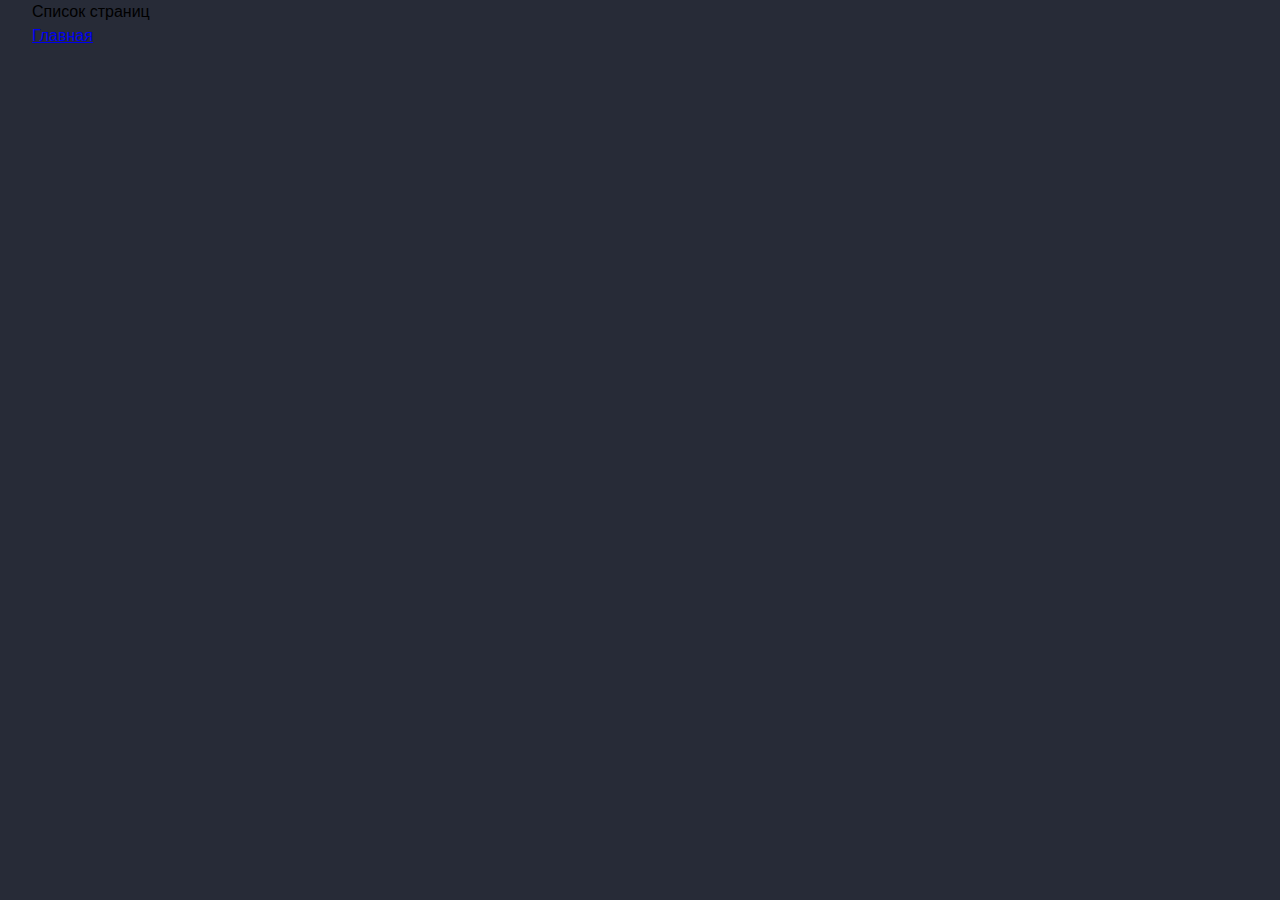
<file: index.html>
<!DOCTYPE html>
<html lang="ru">

<head>
    <meta charset="utf-8">
    <meta http-equiv="x-ua-compatible" content="ie=edge">
    <meta name="viewport" content="width=device-width, initial-scale=1, shrink-to-fit=no">
    <meta name="format-detection" content="telephone=no">

    <title>Список страниц</title>

    <link rel="stylesheet" href="./assets/css/main.css">

    <link rel="apple-touch-icon" sizes="180x180" href="./assets/favicon/apple-touch-icon.png">
    <link rel="icon" type="image/png" sizes="32x32" href="./assets/favicon/favicon-32x32.png">
    <link rel="icon" type="image/png" sizes="16x16" href="./assets/favicon/favicon-16x16.png">
    <link rel="manifest" href="./assets/favicon/site.webmanifest">
    <link rel="mask-icon" href="./assets/favicon/safari-pinned-tab.svg" color="#737a7c">
    <meta name="msapplication-TileColor" content="#fff">
    <meta name="theme-color" content="#fff">
</head>

<body>
    <div class="site-wrapper">
        <!-- SITE HEADER -->
        <header class="site-header">
            <div class="container">
            </div>
        </header>
        <!-- /SITE HEADER -->

        <!-- SITE CONTENT -->
        <main class="site-content">
            <div class="container">
                <h1>Список страниц</h1>

                <ul>
                    <li>
                        <a href="main.html">Главная</a>
                    </li>
                </ul>
            </div>
        </main>
        <!-- /SITE CONTENT -->

        <!-- SITE FOOTER -->
        <footer class="site-footer">
            <div class="container">

            </div>
        </footer>
        <!-- /SITE FOOTER -->
    </div>

    <script src="./assets/js/vendor.js"></script>
    <script src="./assets/js/main.js"></script>

    <!-- SVG ICONS -->
    <div style="height: 0; position: absolute; visibility: hidden; width: 0;">
    </div>
    <!-- /SVG ICONS -->
</body>

</html>
</file>
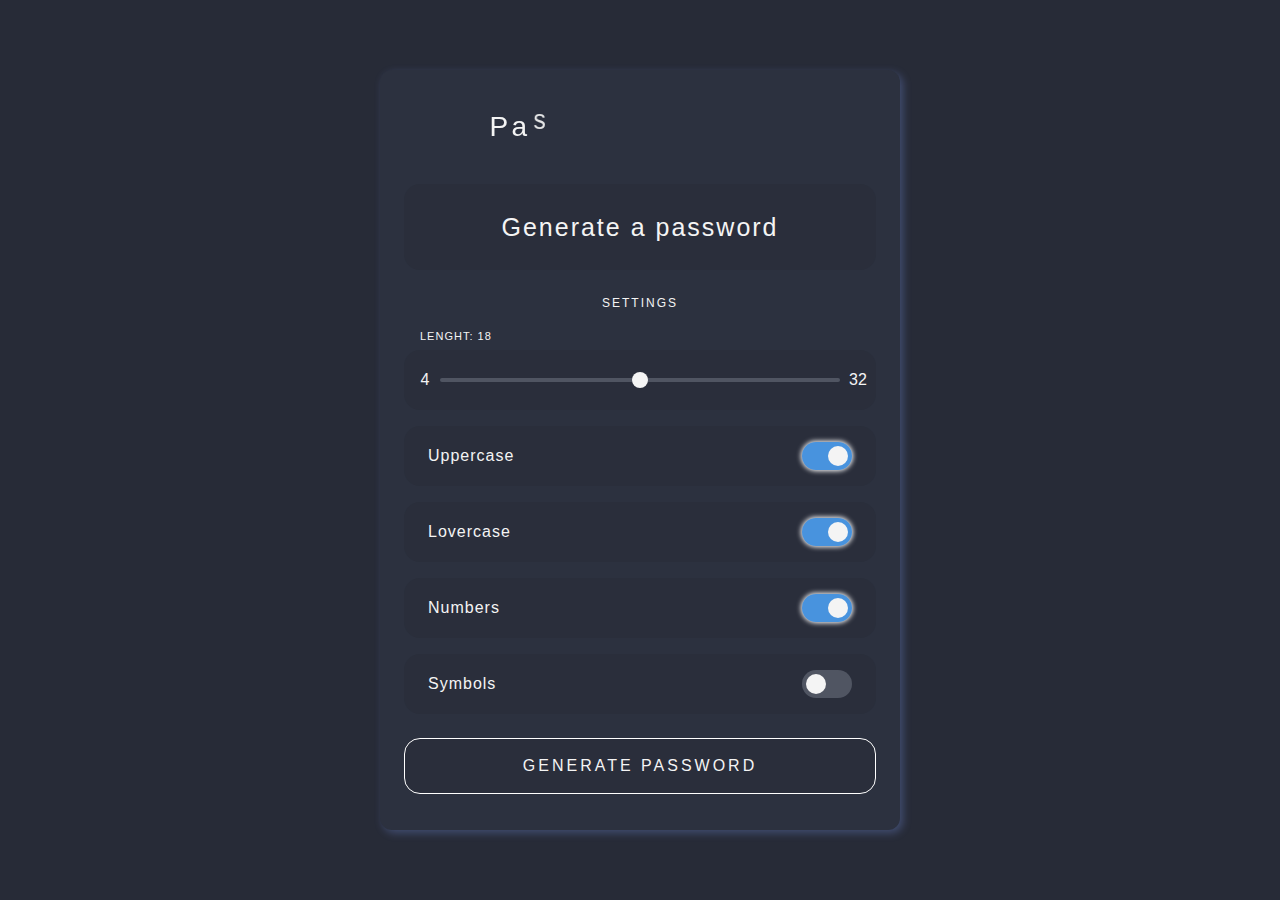
<file: main.html>
<!DOCTYPE html>
<html lang="ru">

<head>
    <meta charset="utf-8">
    <meta http-equiv="x-ua-compatible" content="ie=edge">
    <meta name="viewport" content="width=device-width, initial-scale=1, shrink-to-fit=no">
    <meta name="format-detection" content="telephone=no">

    <title>Password Generator
    </title>

    <link rel="stylesheet" href="./assets/css/main.css">

    <link rel="apple-touch-icon" sizes="180x180" href="./assets/favicon/apple-touch-icon.png">
    <link rel="icon" type="image/png" sizes="32x32" href="./assets/favicon/favicon-32x32.png">
    <link rel="icon" type="image/png" sizes="16x16" href="./assets/favicon/favicon-16x16.png">
    <link rel="manifest" href="./assets/favicon/site.webmanifest">
    <link rel="mask-icon" href="./assets/favicon/safari-pinned-tab.svg" color="#737a7c">
    <meta name="msapplication-TileColor" content="#fff">
    <meta name="theme-color" content="#fff">
</head>

<body>
    <div class="site-wrapper">
        <!-- SITE HEADER -->
        <header class="site-header">
            <div class="container">
            </div>
        </header>
        <!-- /SITE HEADER -->

        <!-- SITE CONTENT -->
        <main class="site-content">
            <section class="section generator">
                <div class="container">
                    <div class="generator__wrap">
                        <div class="generator__box js-generator">
                            <h3 class="generator__title">Password Generator</h3>
                            <div class="generator__content">
                                <div class="generator__head">
                                    <div class="generator__result js-result">Generate a password</div>
                                    <div class="generator__copy-info">Copied</div>
                                </div>
                                <div class="generator__settings">
                                    <p class="generator__settings-title">Settings</p>
                                    <div>
                                        <div class="generator__settings-length">LENGHT: <span class="js-length">16</span></div>
                                        <div class="generator__settings-box" data-min="4" data-max="32">
                                            <input class="generator__settings-range js-renge" type="range" id="volume" min="4" max="32">
                                            <label class="generator__settings-range-label" for="volume"></label>
                                        </div>
                                    </div>
                                    <div>
                                        <input class="generator__settings-input" id="uppercase" type="checkbox" checked>
                                        <label class="generator__settings-label" for="uppercase">
                                            <p class="generator__settings-text">Uppercase</p>
                                        </label>
                                    </div>
                                    <div>
                                        <input class="generator__settings-input" id="lovercase" type="checkbox" checked>
                                        <label class="generator__settings-label" for="lovercase">
                                            <p class="generator__settings-text">Lovercase</p>
                                        </label>
                                    </div>
                                    <div>
                                        <input class="generator__settings-input" id="numbers" type="checkbox" checked>
                                        <label class="generator__settings-label" for="numbers">
                                            <p class="generator__settings-text">Numbers</p>
                                        </label>
                                    </div>
                                    <div>
                                        <input class="generator__settings-input" id="symbols" type="checkbox">
                                        <label class="generator__settings-label" for="symbols">
                                            <p class="generator__settings-text">Symbols</p>
                                        </label>
                                    </div>
                                </div>
                                <button class="generator__button js-generate-button" type="button">Generate password</button>
                            </div>
                        </div>
                    </div>
                </div>
            </section>
        </main>
        <!-- /SITE CONTENT -->

        <!-- SITE FOOTER -->
        <footer class="site-footer">
            <div class="container">

            </div>
        </footer>
        <!-- /SITE FOOTER -->
    </div>

    <script src="./assets/js/vendor.js"></script>
    <script src="./assets/js/main.js"></script>

    <!-- SVG ICONS -->
    <div style="height: 0; position: absolute; visibility: hidden; width: 0;">
    </div>
    <!-- /SVG ICONS -->
</body>

</html>
</file>
<file: assets/css/main.css>
/* COLORS */
/* MEDIA QUERIES */
html {
  -webkit-box-sizing: border-box;
  box-sizing: border-box;
}

*,
*:before,
*:after {
  -webkit-box-sizing: inherit;
  box-sizing: inherit;
}

html,
body {
  font-size: 62.5%;
}

body {
  line-height: 1.5;
}

button {
  cursor: pointer;
}

body, html {
  margin: 0;
  padding: 0;
  border: none;
}

div, span, applet, object, iframe, h1, h2, h3, h4, h5, h6,
p, blockquote, pre, a, abbr, acronym, address, big, cite, code, del,
dfn, em, img, ins, kbd, q, s, samp, small, strike, strong, sub, sup, tt,
var, b, u, i, center, dl, dt, dd, ol, ul, li, fieldset, form, label,
legend, table, caption, tbody, tfoot, thead, tr, th, td,
article, aside, canvas, details, embed, figure, figcaption,
footer, header, hgroup, menu, nav, output, ruby, section,
summary, time, mark, audio, video {
  margin: 0;
  padding: 0;
  border: 0;
  font-size: 100%;
  font: inherit;
  vertical-align: baseline;
}

article, aside, details, figcaption, figure,
footer, header, hgroup, menu, nav, section {
  display: block;
}

ol,
ul {
  list-style: none;
}

blockquote,
q {
  quotes: none;
}

blockquote:before,
blockquote:after,
q:before,
q:after {
  content: '';
  content: none;
}

input, button, label {
  -webkit-tap-highlight-color: rgba(255, 255, 255, 0);
  -webkit-tap-highlight-color: transparent;
}

table {
  border-collapse: collapse;
  border-spacing: 0;
}

.container {
  margin-left: auto;
  margin-right: auto;
  padding: 0 3.2rem;
  max-width: 1920px;
}

@media only screen and (max-width: 767px) {
  .container {
    padding: 0 1.6rem;
  }
}

.site-wrapper {
  display: -webkit-box;
  display: -ms-flexbox;
  display: flex;
  -webkit-box-orient: vertical;
  -webkit-box-direction: normal;
  -ms-flex-direction: column;
  flex-direction: column;
  font-family: Arial, sans-serif;
  font-size: 1.6rem;
  min-height: 100vh;
  background-color: #272b37;
}

.site-content {
  -webkit-box-flex: 1;
  -ms-flex: 1 0 auto;
  flex: 1 0 auto;
}

.generator {
  font-family: "Roboto", sans-serif;
  font-weight: 400;
  color: #f4f4f4;
}

.generator__wrap {
  display: -webkit-box;
  display: -ms-flexbox;
  display: flex;
  -webkit-box-pack: center;
  -ms-flex-pack: center;
  justify-content: center;
  -webkit-box-align: center;
  -ms-flex-align: center;
  align-items: center;
  -webkit-box-orient: vertical;
  -webkit-box-direction: normal;
  -ms-flex-direction: column;
  flex-direction: column;
  min-height: 100vh;
}

.generator__box {
  background-color: #2c313f;
  border-radius: 1.2rem;
  max-width: 52rem;
  width: 100%;
  -webkit-box-shadow: 3px 3px 8px 0px #84a3ff4a;
  box-shadow: 3px 3px 8px 0px #84a3ff4a;
  padding: 3.6rem 2.4rem;
  margin: 5rem 0;
}

@media only screen and (max-width: 767px) {
  .generator__box {
    padding: 2.4rem 1.6rem;
  }
}

.generator__title {
  text-align: center;
  margin-bottom: 3.6rem;
  font-size: 0;
}

.generator__title > div {
  font-size: 2.8rem;
  display: inline-block;
  padding: 0 0.15rem;
}

.generator__head {
  position: relative;
}

.generator__result {
  font-size: 2.5rem;
  letter-spacing: 0.2rem;
  border-radius: 1.6rem;
  margin-bottom: 2.4rem;
  text-align: center;
  display: -webkit-box;
  display: -ms-flexbox;
  display: flex;
  -webkit-box-pack: center;
  -ms-flex-pack: center;
  justify-content: center;
  -webkit-box-align: center;
  -ms-flex-align: center;
  align-items: center;
  padding: 2.4rem 1.8rem;
  height: 86px;
  background-color: rgba(39, 43, 55, 0.5);
  overflow: hidden;
  -webkit-user-select: none;
  -moz-user-select: none;
  -ms-user-select: none;
  user-select: none;
  -webkit-transition: all 0.5s;
  -o-transition: all 0.5s;
  transition: all 0.5s;
  cursor: pointer;
}

.generator__copy-info {
  position: absolute;
  background: #373737;
  padding: 10px 15px;
  display: -webkit-box;
  display: -ms-flexbox;
  display: flex;
  -webkit-box-pack: center;
  -ms-flex-pack: center;
  justify-content: center;
  color: #fff;
  top: 0;
  right: 0;
  font-size: 14px;
  border-radius: 4px;
  letter-spacing: 1px;
  opacity: 0;
  pointer-events: none;
}

.generator__copy-info.appear {
  -webkit-animation: appear 1s ease;
  animation: appear 1s ease;
}

@-webkit-keyframes appear {
  0% {
    opacity: 0;
  }
  20% {
    opacity: 1;
  }
  80% {
    opacity: 1;
  }
  100% {
    -webkit-transform: translateY(-4.1rem);
    transform: translateY(-4.1rem);
    opacity: 0;
  }
}

@keyframes appear {
  0% {
    opacity: 0;
  }
  20% {
    opacity: 1;
  }
  80% {
    opacity: 1;
  }
  100% {
    -webkit-transform: translateY(-4.1rem);
    transform: translateY(-4.1rem);
    opacity: 0;
  }
}

.generator__settings {
  margin-bottom: 2.4rem;
}

.generator__settings-title {
  font-size: 1.2rem;
  margin-bottom: 1.6rem;
  text-transform: uppercase;
  letter-spacing: 0.2rem;
  text-align: center;
}

.generator__settings-label {
  background-color: rgba(39, 43, 55, 0.5);
  padding: 1.8rem 2.4rem;
  display: -webkit-box;
  display: -ms-flexbox;
  display: flex;
  -webkit-box-align: center;
  -ms-flex-align: center;
  align-items: center;
  -webkit-box-pack: justify;
  -ms-flex-pack: justify;
  justify-content: space-between;
  border-radius: 1.6rem;
  margin-top: 1.6rem;
  cursor: pointer;
  position: relative;
  -webkit-transition: all 0.5s ease-in-out;
  -o-transition: all 0.5s ease-in-out;
  transition: all 0.5s ease-in-out;
}

.generator__settings-label::before, .generator__settings-label::after {
  position: absolute;
  content: "";
  position: absolute;
  top: 50%;
  -webkit-transform: translateY(-50%);
  -ms-transform: translateY(-50%);
  transform: translateY(-50%);
  border-radius: 1.4rem;
  -webkit-transition: all 0.5s ease-in-out;
  -o-transition: all 0.5s ease-in-out;
  transition: all 0.5s ease-in-out;
}

.generator__settings-label::before {
  background-color: #505562;
  height: 2.8rem;
  width: 5rem;
  right: 2.4rem;
}

.generator__settings-label::after {
  height: 2rem;
  width: 2rem;
  right: 5rem;
  background-color: #f4f4f4;
}

.generator__settings-box {
  background-color: rgba(39, 43, 55, 0.5);
  padding: 1.8rem 3.6rem;
  border-radius: 1.6rem;
  position: relative;
}

.generator__settings-box::before, .generator__settings-box::after {
  position: absolute;
  font-size: 1.6rem;
  position: absolute;
  top: 50%;
  -webkit-transform: translateY(-50%);
  -ms-transform: translateY(-50%);
  transform: translateY(-50%);
  height: 100%;
  width: 3.6rem;
  display: -webkit-box;
  display: -ms-flexbox;
  display: flex;
  -webkit-box-pack: center;
  -ms-flex-pack: center;
  justify-content: center;
  -webkit-box-align: center;
  -ms-flex-align: center;
  align-items: center;
}

.generator__settings-box::before {
  content: attr(data-min);
  left: 0.3rem;
}

.generator__settings-box::after {
  content: attr(data-max);
  right: 0;
}

.generator__settings-range {
  width: 100%;
  display: block;
  margin: 0;
  height: 2.4rem;
}

.generator__settings-range[type="range"] {
  -webkit-appearance: none;
  background-color: transparent;
  color: transparent;
  width: 100%;
}

.generator__settings-range[type="range"]:focus {
  outline: none;
}

.generator__settings-range[type="range"]::-webkit-slider-runnable-track {
  width: 100%;
  height: 0.4rem;
  cursor: pointer;
  background: #505562;
  border-radius: 0.3rem;
}

.generator__settings-range[type="range"]::-webkit-slider-thumb {
  height: 1.6rem;
  width: 1.6rem;
  border-radius: 50%;
  background: #f4f4f4;
  cursor: pointer;
  -webkit-appearance: none;
  margin-top: -0.6rem;
}

.generator__settings-range[type="range"]::-moz-range-track {
  width: 100%;
  height: 0.4rem;
  cursor: pointer;
  background: #505562;
  border-radius: 0.3rem;
}

.generator__settings-range[type="range"]::-moz-range-thumb {
  height: 1.6rem;
  width: 1.6rem;
  border-radius: 50%;
  background: #f4f4f4;
  cursor: pointer;
}

.generator__settings-range[type="range"]::-ms-track {
  width: 100%;
  height: 0.4rem;
  cursor: pointer;
  background: transparent;
  border-color: transparent;
  border-width: 16px 0;
  color: transparent;
}

.generator__settings-range[type="range"]::-ms-thumb {
  height: 1.6rem;
  width: 1.6rem;
  border-radius: 50%;
  background: #f4f4f4;
  cursor: pointer;
}

.generator__settings-length {
  font-size: 1.1rem;
  padding-left: 1.6rem;
  margin-bottom: 0.5rem;
  letter-spacing: 0.1rem;
}

.generator__settings-input {
  height: 0;
  position: absolute;
  width: 0;
}

.generator__settings-input:checked + .generator__settings-label::before {
  background-color: #4893de;
  -webkit-box-shadow: 0 0 0.5rem 0.1rem #fff;
  box-shadow: 0 0 0.5rem 0.1rem #fff;
}

.generator__settings-input:checked + .generator__settings-label::after {
  right: 2.8rem;
}

.generator__settings-input:checked:disabled + .generator__settings-label::before, .generator__settings-input:checked:disabled + .generator__settings-label::after {
  opacity: 0.65;
}

.generator__settings-text {
  letter-spacing: 0.1rem;
}

.generator__button {
  display: block;
  border: none;
  padding: 0;
  background-color: rgba(39, 43, 55, 0.5);
  padding: 1.8rem 2.4rem;
  color: #f4f4f4;
  width: 100%;
  font-family: "Roboto", sans-serif;
  font-weight: 400;
  border-radius: 1.6rem;
  font-size: 1.6rem;
  border: 0.1rem solid #fff;
  -webkit-transition: all 0.5s ease;
  -o-transition: all 0.5s ease;
  transition: all 0.5s ease;
  text-transform: uppercase;
  letter-spacing: 0.3rem;
  outline: none;
}

.generator__button:hover {
  -webkit-box-shadow: 0.5rem 0.5rem 0 #fff;
  box-shadow: 0.5rem 0.5rem 0 #fff;
  border-color: transparent;
}

/*# sourceMappingURL=main.css.map */
</file>
